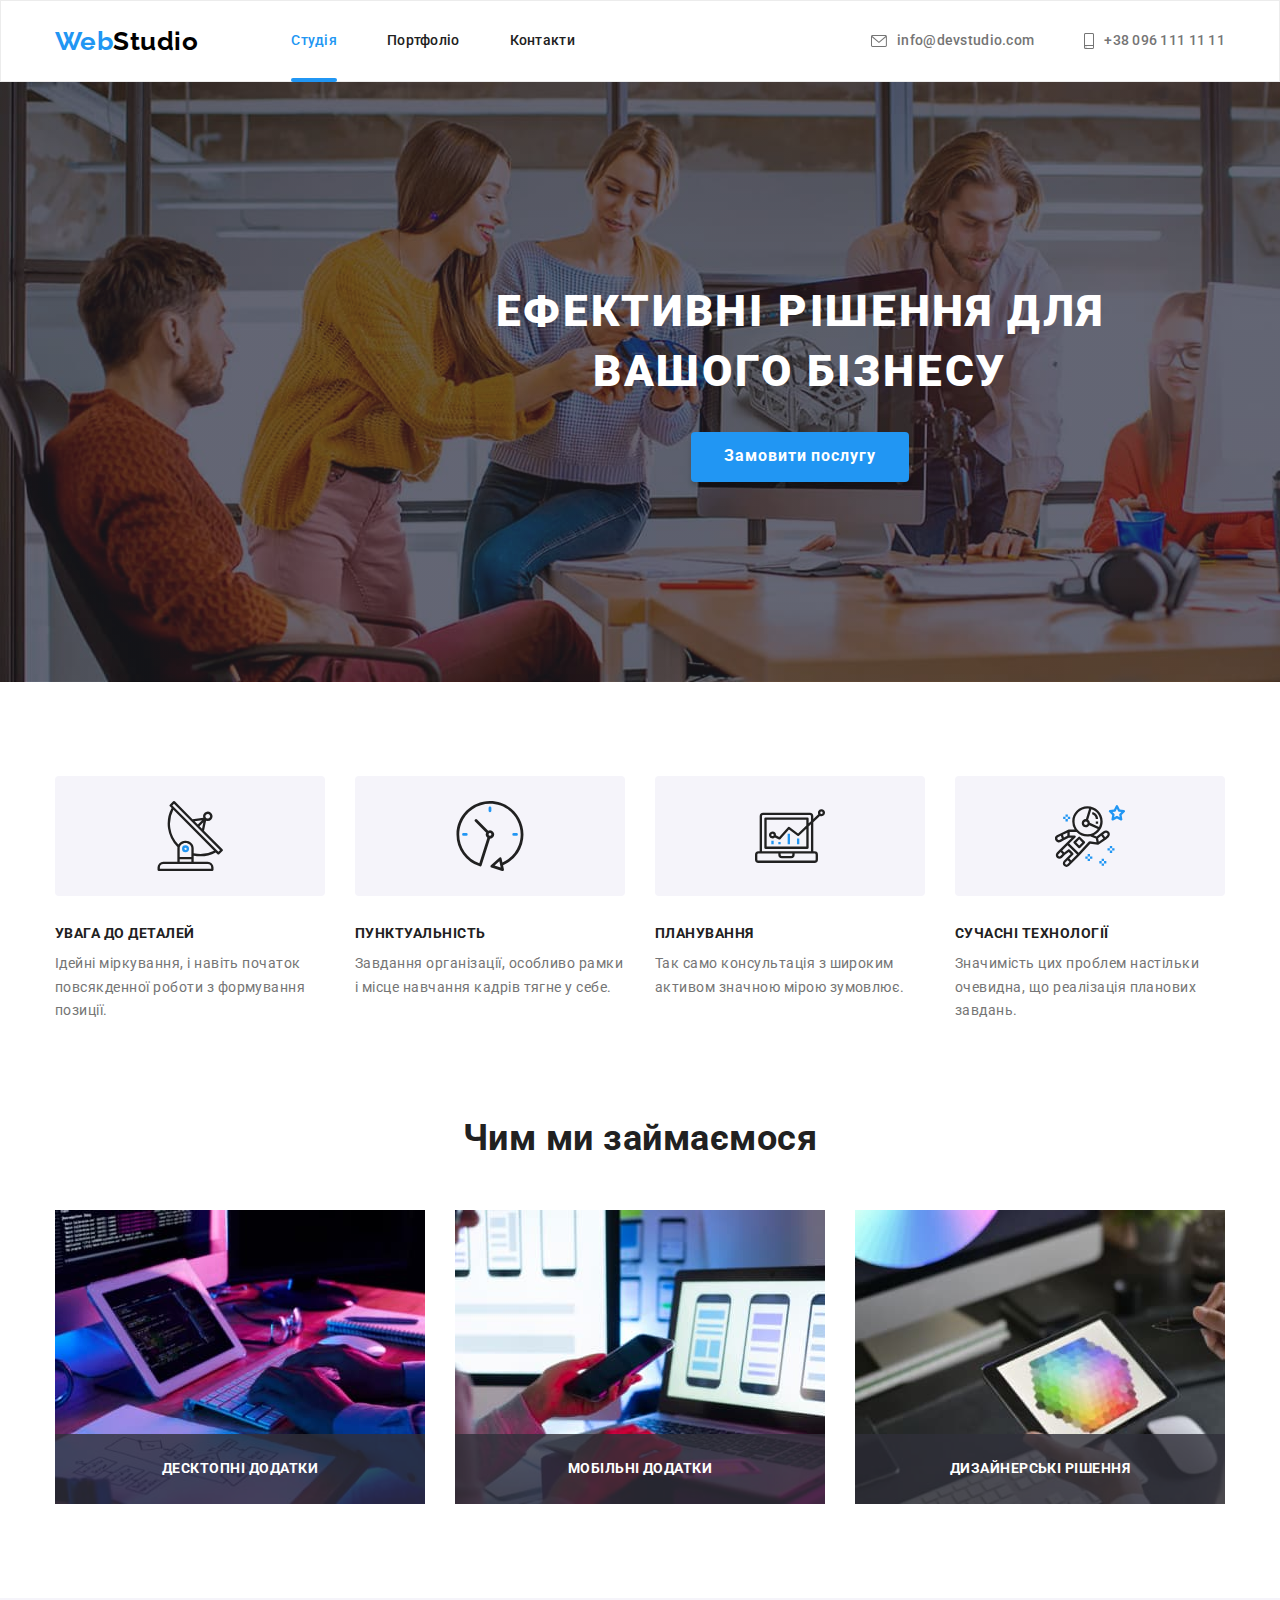
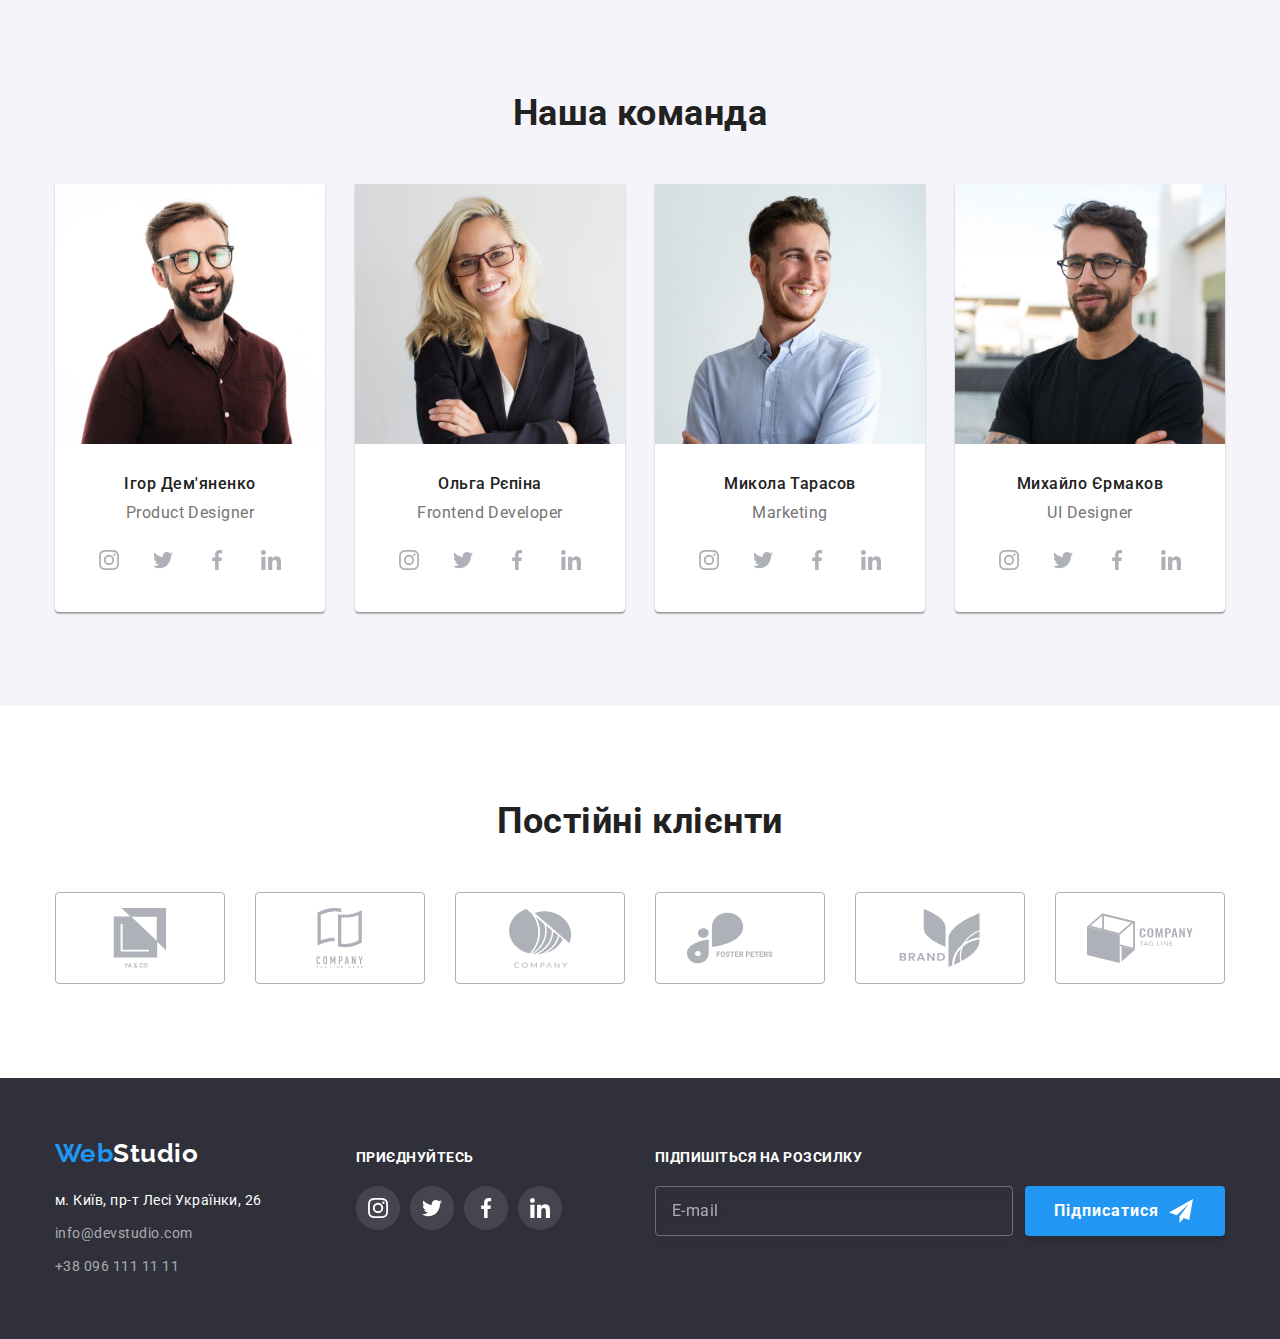
<file: index.html>
<!DOCTYPE html>
<html lang="uk">
<head>
    <meta charset="UTF-8">
    <meta http-equiv="X-UA-Compatible" content="IE=edge">
    <meta name="viewport" content="width=device-width, initial-scale=1.0">
    <title>WebStudio</title>
    
    <link rel="preconnect" href="https://fonts.googleapis.com">
    <link rel="preconnect" href="https://fonts.gstatic.com" crossorigin>
    <link href="https://fonts.googleapis.com/css2?family=Raleway:wght@700&family=Roboto:wght@400;500;700;900&display=swap" rel="stylesheet">
     <link rel="stylesheet" href=" https://cdnjs.cloudflare.com/ajax/libs/modern-normalize/1.1.0/modern-normalize.css">
    <link rel="stylesheet" href="./css/styles.css">
</head>
<body>
    <header class="header">
       <div class="container container-header">
            <nav class="container-nav">
             <a class="logo" href="./index.html"> <span class="logo-web">Web</span><span class="logo-studio" >Studio</span></a>
                <ul class="site-nav">
                    <li class="site-title"> <a  href="./index.html" class= " link current" >Студія</a> </li>
                    <li class="site-title"> <a  href="./portfolio.html" class="link ">Портфоліо</a> </li>
                    <li class="site-title"> <a  href="" class="link">Контакти</a> </li>
                </ul>
            </nav>
            <ul class="contacs ">
                
                <li class="site-title">
        
                    <a class="link link-contacts" href="mailto:info@devstudio.com">
                        <svg  class="icon-сontacts" width="16" height="12" >
                            <use href="./images/icon.svg#icon-mail"></use>
                        </svg>
                        info@devstudio.com</a></li>
                <li class="site-title">
                    <a class="link link-contacts" href="tel:+380961111111"> 
                        <svg class="icon-сontacts" width="10" height="16"  >
                        <use href="./images/icon.svg#icon-smartphone"></use>
                    </svg>
                     +38 096 111 11 11</a></li>
            </ul>
        </div>  
        </header>
        
       

    <main>
        <section class="hero section">
            <div class="container ">
            <h1 class="hero-title">Ефективні рішення для вашого бізнесу</h1>

            <button data-modal-open class="btn" type="button">Замовити послугу</button>
            
         </div>
            
        </section>

        <section class="section">
            <div class="container ">
            <h2 class="our-benefits" >Наші переваги</h2>
            <ul class="benefits-list">
                <li class="benefits-item">
                    <div class="benefits-place">   
                    <svg  width="70" height="70"  >
                        <use href="./images/icon.svg#icon-antenna"></use>
                    </svg>
                </div>
                    
                    <h3 class="benefits-title">УВАГА ДО ДЕТАЛЕЙ</h3>  
                    <p class=" benefits-text" >Ідейні міркування, і навіть початок повсякденної роботи з формування позиції.</p> 
                </li>
                <li class="benefits-item"> 
                    <div class="benefits-place">
                        <svg width="70" height="70"  >
                        <use href="./images/icon.svg#icon-clock"></use>
                    </svg>
                    </div>
                    <h3 class="benefits-title">ПУНКТУАЛЬНІСТЬ</h3>  
                    <p class="benefits-text">Завдання організації, особливо рамки і місце навчання кадрів тягне у себе.</p> 
                </li>
                <li class="benefits-item">
                    <div class="benefits-place">
                    <svg  width="70" height="70"  >
                        <use href="./images/icon.svg#icon-diagram"></use>
                    </svg>
                </div>
                    <h3 class="benefits-title">ПЛАНУВАННЯ</h3>  
                    <p class="benefits-text">Так само консультація з широким активом значною мірою зумовлює.</p> 
                </li>
                <li class="benefits-item" >
                    <div class="benefits-place">
                    <svg width="70" height="70"  >
                        <use href="./images/icon.svg#icon-astronaut"></use>
                    </svg>
                </div>
                    <h3 class="benefits-title">СУЧАСНІ ТЕХНОЛОГІЇ</h3>  
                    <p class="benefits-text">Значимість цих проблем настільки очевидна, що реалізація планових завдань.</p> 
                </li>
            </ul>
            </div>
        </section>
        <section class="work section">
            <div class="container">
            <h2 class="section-title title-web">Чим ми займаємося</h2>
            
            <ul class="images">
                
                <li class="images-container"><img src="./images/box1.jpg" alt="Декстоп" width="370" >
                <h3 class="images-tittle" >Десктопні додатки</h3></li>
                
                <li class="images-container">
                <img src="./images/box2.jpg" alt="Мобільний додаток" width="370">
                 <h3 class="images-tittle">Мобільні додатки</h3>   
                </li>
                <li class="images-container">
                    <img src="./images/box3.jpg" alt="Планшет"   width="370">
                    <h3 class="images-tittle">Дизайнерські рішення</h3>
                </li>
            </ul>
        </div>
        </section>
        <section class="team section">
            <div class="container">
            <h2 class="section-title">Наша команда</h2>
            <ul class="list-team">
                <li class="team-group">
                    <img src="./images/igor.demjanenko.jpg" alt="Ігор Дем'яненко" width="270">
                    <h3 class="team-title">Ігор Дем'яненко</h3>
                    <p  class="team-position" lang="en">Product Designer</p>
                    <ul class="team-icon" >

                        <li class="team-icon-items">
                            <a class="team-icon-link" href="#">
                                <svg class="icon-social" width="20" height="20">
                                <use href="./images/icon.svg#icon-instagram"></use>
                            </svg></a>
                        </li>
                        <li class="team-icon-items">
                            
                            <a class="team-icon-link"  href="#">
                                <svg width="20" height="20">
                                    <use href="./images/icon.svg#icon-twitter"></use>
                                </svg>
                            </a>
                        </li>
                         <li class="team-icon-items">
                           
                            <a class="team-icon-link" href="#"> <svg width="20" height="20">
                                <use href="./images/icon.svg#icon-facebook"></use>
                            </svg>
                            </a>
                        <li class="team-icon-items">
                            
                            <a class="team-icon-link" href="#">
                                <svg width="20" height="20">
                                    <use href="./images/icon.svg#icon-linkedin"></use>
                                </svg>
                            </a>
                        </li>
                    </ul>
                    
                </li>
                <li class="team-group">
                    <img src="./images/olga.repina.jpg" alt="Ольга Рєпіна" width="270">
                    <h3 class="team-title">Ольга Рєпіна</h3>
                    <p class="team-position"  lang="en">Frontend Developer</p>
                    <ul class="team-icon" >

                        <li class="team-icon-items">
                            <a class="team-icon-link" href="#">
                                <svg class="icon-social" width="20" height="20">
                                <use href="./images/icon.svg#icon-instagram"></use>
                            </svg></a>
                        </li>
                        <li class="team-icon-items">
                            
                            <a class="team-icon-link"  href="#">
                                <svg width="20" height="20">
                                    <use href="./images/icon.svg#icon-twitter"></use>
                                </svg>
                            </a>
                        </li>
                         <li class="team-icon-items">
                           
                            <a class="team-icon-link" href="#"> <svg width="20" height="20">
                                <use href="./images/icon.svg#icon-facebook"></use>
                            </svg>
                            </a>
                        <li class="team-icon-items">
                            
                            <a class="team-icon-link" href="#">
                                <svg width="20" height="20">
                                    <use href="./images/icon.svg#icon-linkedin"></use>
                                </svg>
                            </a>
                        </li>
                    </ul>
                    
                </li>
                <li class="team-group">
                    <img src="./images/mykola.tarasov.jpg" alt="Микола Тарасов" width="270">
                    <h3 class="team-title">Микола Тарасов</h3>
                    <p class="team-position" lang="en">Marketing</p>
                    <ul class="team-icon" >

                        <li class="team-icon-items">
                            <a class="team-icon-link" href="#">
                                <svg class="icon-social" width="20" height="20">
                                <use href="./images/icon.svg#icon-instagram"></use>
                            </svg></a>
                        </li>
                        <li class="team-icon-items">
                            
                            <a class="team-icon-link"  href="#">
                                <svg width="20" height="20">
                                    <use href="./images/icon.svg#icon-twitter"></use>
                                </svg>
                            </a>
                        </li>
                         <li class="team-icon-items">
                           
                            <a class="team-icon-link" href="#"> <svg width="20" height="20">
                                <use href="./images/icon.svg#icon-facebook"></use>
                            </svg>
                            </a>
                        <li class="team-icon-items">
                            
                            <a class="team-icon-link" href="#">
                                <svg width="20" height="20">
                                    <use href="./images/icon.svg#icon-linkedin"></use>
                                </svg>
                            </a>
                        </li>
                    </ul>
                    
                </li>
                <li class="team-group">
                    <img src="./images/mixajlo.jermakov.jpg" alt="Михайло Єрмаков" width="270">
                    <h3 class="team-title">Михайло Єрмаков</h3>
                    <p class="team-position" lang="en">UI Designer</p>
                    <ul class="team-icon" >

                        <li class="team-icon-items">
                            <a class="team-icon-link" href="#">
                                <svg class="icon-social" width="20" height="20">
                                <use href="./images/icon.svg#icon-instagram"></use>
                            </svg></a>
                        </li>
                        <li class="team-icon-items">
                            
                            <a class="team-icon-link"  href="#">
                                <svg width="20" height="20">
                                    <use href="./images/icon.svg#icon-twitter"></use>
                                </svg>
                            </a>
                        </li>
                         <li class="team-icon-items">
                           
                            <a class="team-icon-link" href="#"> <svg width="20" height="20">
                                <use href="./images/icon.svg#icon-facebook"></use>
                            </svg>
                            </a>
                        <li class="team-icon-items">
                            
                            <a class="team-icon-link" href="#">
                                <svg width="20" height="20">
                                    <use href="./images/icon.svg#icon-linkedin"></use>
                                </svg>
                            </a>
                        </li>
                    </ul>
                    
                </li>
            </ul>
            </div>
        </section>
        <section class="section">
            <div class="container">
            <h2 class="clients-title">Постійні клієнти</h2>
            <ul class="clients-list">
                
                <li class="clients-container">
                    <a class="clients-link" href="#">
                    <svg class="clients-icon" width="106" height="60" >
                        <use href="./images/icon.svg#icon-icon-ya-go"></use>
                    </svg>
                     </a>
                </li>
                
                <li class="clients-container">
                    <a  class="clients-link" href="#">
                    <svg  class="clients-icon" width="106" height="60" >
                        <use href="./images/icon.svg#icon-icon-company"></use>
                    </svg>
                 </a>
                </li>
                
                <li class="clients-container">
                    <a class="clients-link" href="#">
                    <svg  class="clients-icon" width="106" height="60" >
                        <use href="./images/icon.svg#icon-icon-company-2"></use>
                    </svg>
                </a>
                </li>
                
                <li class="clients-container">
                    <a class="clients-link" href="#">
                        <svg width="106" height="60" >
                    <use href="./images/icon.svg#icon-icon-foster-peters"></use>
                </svg>
                </a></li>
                
                
                <li class="clients-container">
                    <a  class="clients-link" href="#">
                        <svg width="106" height="60" >
                    <use href="./images/icon.svg#icon-icon-brand"></use>
                </svg>
                </a>
                </li>
                
                <li class="clients-container">
                   <a class="clients-link" href="#"> <svg width="106" height="60" >
                        <use href="./images/icon.svg#icon-icon-tag-line"></use>
                    </svg>
                    </a>
                </li>
             
            </ul>
            </div>
            
        </section>
        
        
        
        
        
        

    </main>

    <footer class="footer">
        <div class=" container footer-container ">
            <div class="footer-container-first" ><a class="logo logo-address" href="./index.html"> <span class="logo-web">Web</span><span class="logo-footer" >Studio</span></a>
        <address>
            <ul class="nav-address"> 
                <li class="nav-item"><a class="link-footer maps" href="https://goo.gl/maps/FgdQjG2x2mxrf8Yn7" rel="noopener noreferrer nofollow" >м. Київ, пр-т Лесі Українки, 26</a>    </li>
                <li class="nav-item"><a  class="link-footer contacs" href="mailto:info@devstudio.com">info@devstudio.com</a> </li>
                <li class="nav-item"><a  class="link-footer contacs" href="tel:+380961111111">+38 096 111 11 11</a> </li>
            </ul>
             </address>
            </div>
        
        
        <div>
        <h4 class="footer-icon-title">приєднуйтесь</h4>
        <ul class="footer-icon">
        
            <li class="footer-icon-items">
                <a class="footer-icon-link" href="#">
                    <svg class="icon-social" width="20" height="20">
                        <use href="./images/icon.svg#icon-instagram"></use>
                    </svg></a>
            </li>
            <li class="footer-icon-items">
        
                <a class="footer-icon-link" href="#">
                    <svg width="20" height="20">
                        <use href="./images/icon.svg#icon-twitter"></use>
                    </svg>
                </a>
            </li>
            <li class="footer-icon-items">
        
                <a class="footer-icon-link" href="#"> <svg width="20" height="20">
                        <use href="./images/icon.svg#icon-facebook"></use>
                    </svg>
                </a>
            <li class="footer-icon-items">
        
                <a class="footer-icon-link" href="#">
                    <svg width="20" height="20">
                        <use href="./images/icon.svg#icon-linkedin"></use>
                    </svg>
                </a>
            </li>
        </ul>
        </div>
        <form class="footer-form" autocomplete="off">
        
            
            
                <h3 class="sub-title">Підпишіться на розсилку</h3>
            <div class="subscribe">
            <label class="sub-label" for="sub-email" ></label>
            <input class="sub-email" type="email" name="email" placeholder="E-mail" id="sub-email" >
            <button class="sub-btn"  type="submit" >Підписатися 
                <svg class="sub-icon" width="24" height="24" >
                    <use href="./images/icon.svg#icon-send" ></use>
                </svg>
            
            </button>
            </div>
            </form>
        
            
    
    </div>
    </footer>
    <div class="backdrop is-hidden" data-modal>
        <div class="modal">
            <button class="btn-modal" type="button" data-modal-close>
                <svg  width="18" height="18">
                    <use href="./images/icon.svg#icon-close"></use>
                </svg>
            </button>


                <form class="modal-form" autocomplete="off">
                <p class="modal-title">Залиште свої дані, ми вам передзвонимо</p>
                
                <div class="modal-form-input">
                    <label class="label-name" for="user-id">Ім'я</label>
                    <input class="modal-input" type="text" name="user" id="user-id">
                    <svg class="modal-icon" width="18" height="18">
                        <use href="./images/icon.svg#icon-user"></use>
                    </svg>
                </div>
                <div class="modal-form-input">
                    <label class="label-name" for="tel">Телефон</label>
                    <input class="modal-input" type="tel" name="tel" id="tel" >
                    <svg class="modal-icon" width="18" height="18">
                        <use href="./images/icon.svg#icon-phone"></use>
                    </svg>
                </div>
                <div class="modal-form-input">
                    <label  class="label-name" for="email-id">Пошта</label>
                    <input class="modal-input" type="email"  name="email" id="email-id" >
                    <svg class="modal-icon" width="18" height="18">
                        <use href="./images/icon.svg#icon-email"></use>
                    </svg>
                </div>
                <div class="modal-form-comment ">
                    <label  class="label-name" for="comment">Коментар</label>
                    <textarea class="modal-comment" rows="4" name="comment" id="comment" placeholder="Введіть текст"></textarea>
                    
                </div>
                <div class="modal-form-btn">
                <input class="modal-checkbox modal-hidden " type="checkbox" name="politics" id="label">
               <label class="modal-text" for="label"> Погоджуюся з розсилкою та приймаю<a class="modal-link"  target="_blank" href="">Умови договору</a></label>
                
            </div>
            <div class="idiot">
                <button class="modal-btn-sub" type="submit">Відправити</button>
                </div>
                </form>
            
                
            
        </div>
    <script src="./js/modal.js"></script>
    </div>

</body>
</html>
</file>
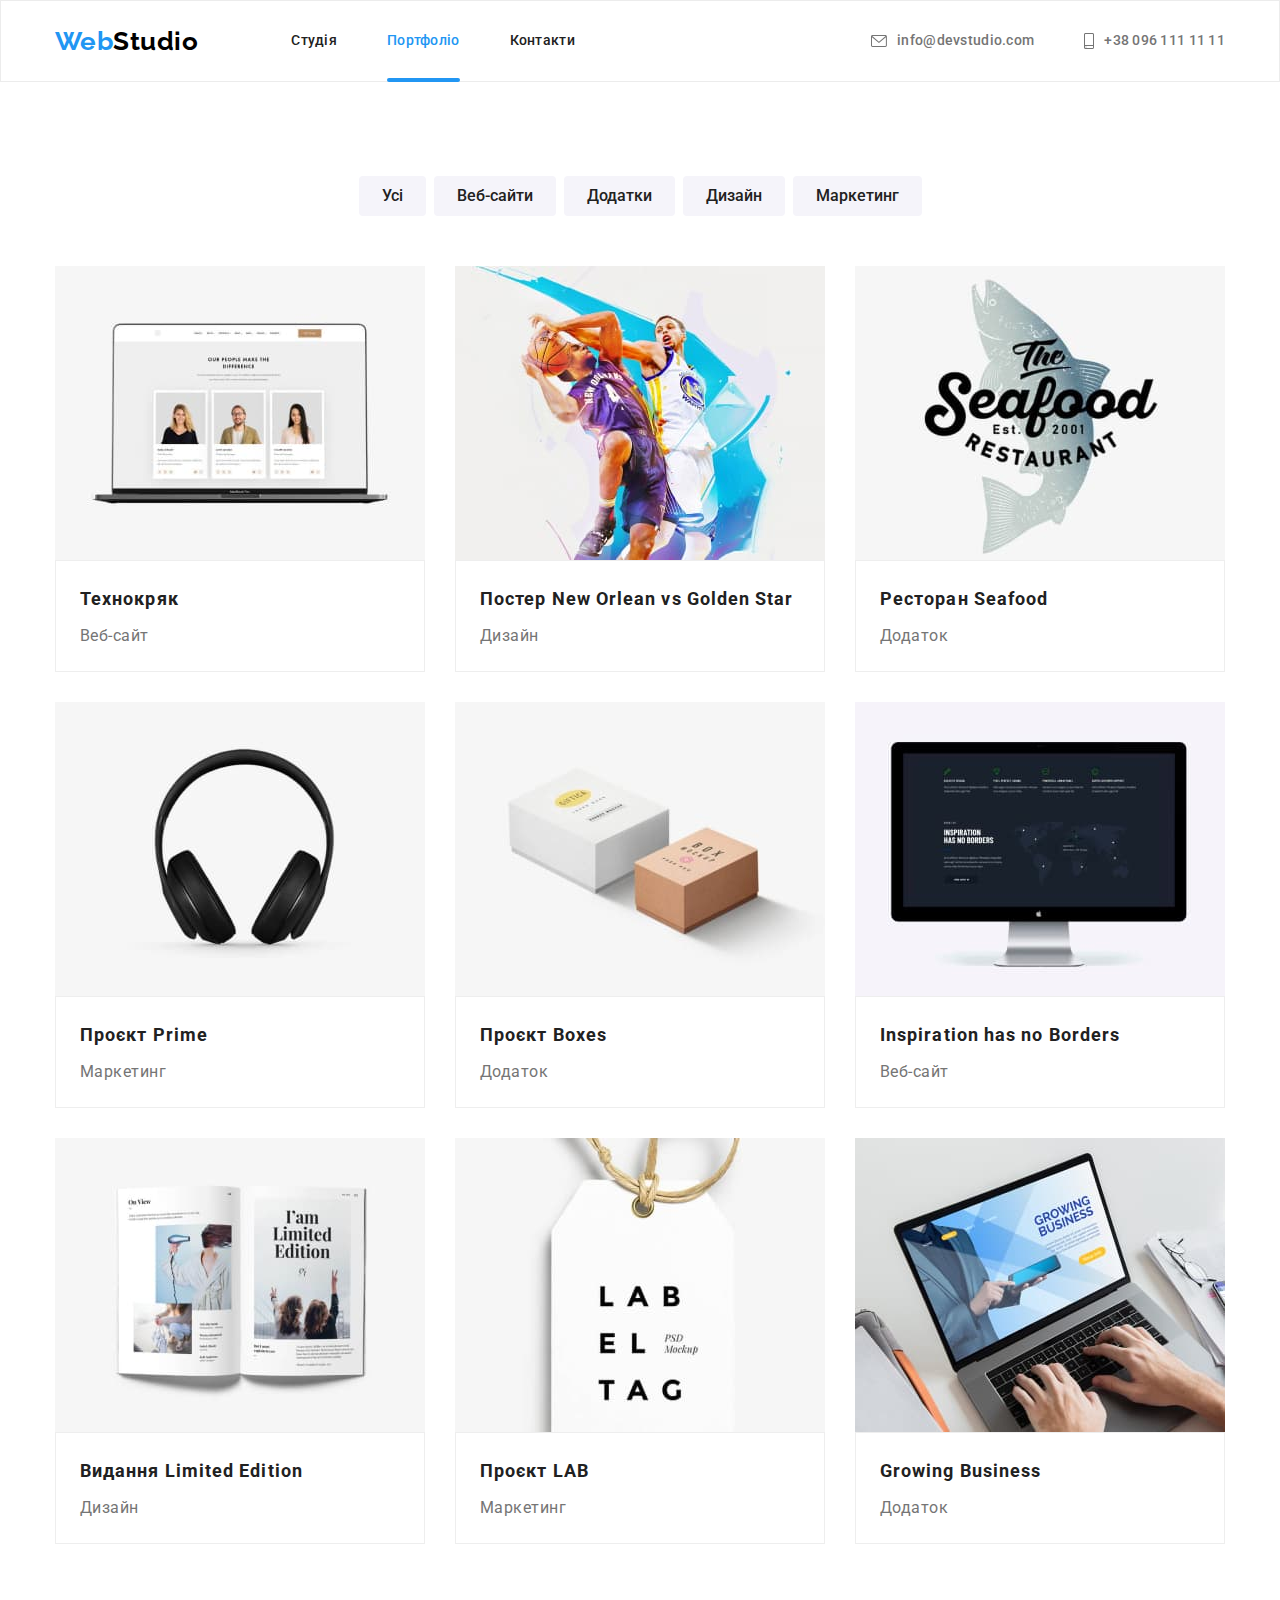
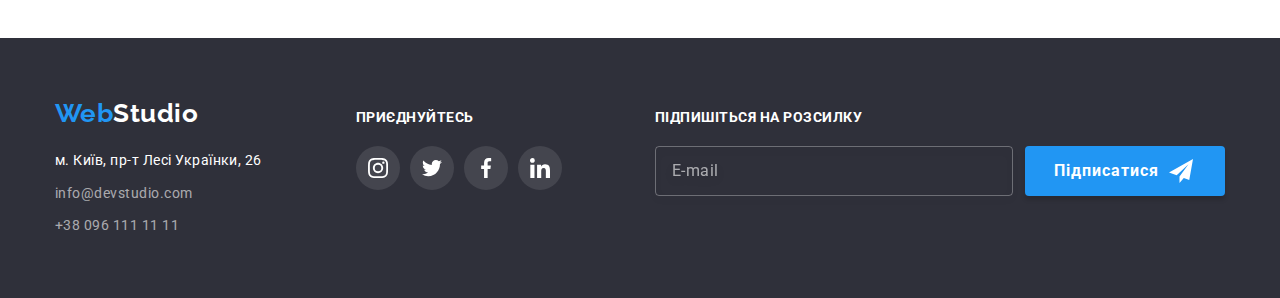
<file: portfolio.html>
<!DOCTYPE html>
<html lang="uk">
<head>
    <meta charset="UTF-8">
    <meta http-equiv="X-UA-Compatible" content="IE=edge">
    <meta name="viewport" content="width=device-width, initial-scale=1.0">
    
    
    
    <title>Portfolio</title>
    
    <link rel="preconnect" href="https://fonts.googleapis.com">
    <link rel="preconnect" href="https://fonts.gstatic.com" crossorigin>
    <link href="https://fonts.googleapis.com/css2?family=Raleway:wght@700&family=Roboto:wght@400;500;700;900&display=swap" rel="stylesheet">
    <link rel="stylesheet" href=" https://cdnjs.cloudflare.com/ajax/libs/modern-normalize/1.1.0/modern-normalize.css">
    <link rel="stylesheet" href="./css/styles.css">
</head>
<body>
    <header class="header">
        <div class="container container-header">
            <nav class="container-nav">
                <a class="logo" href="./index.html"> <span class="logo-web">Web</span><span
                        class="logo-studio">Studio</span></a>
                <ul class="site-nav">
                    <li class="site-title"> <a href="./index.html" class=" link item">Студія</a> </li>
                    <li class="site-title"> <a href="./portfolio.html" class="link current item ">Портфоліо</a> </li>
                    <li class="site-title"> <a href="" class="link item">Контакти</a> </li>
                </ul>
            </nav>
            <ul class="contacs ">
    
                <li class="site-title">
    
                    <a class="link link-contacts" href="mailto:info@devstudio.com">
                        <svg class="icon-сontacts" width="16" height="12">
                            <use href="./images/icon.svg#icon-mail"></use>
                        </svg>
                        info@devstudio.com</a>
                </li>
                <li class="site-title">
                    <a class="link link-contacts" href="tel:+380961111111">
                        <svg class="icon-сontacts" width="10" height="16">
                            <use href="./images/icon.svg#icon-smartphone"></use>
                        </svg>
                        +38 096 111 11 11</a>
                </li>
            </ul>
        </div>
    </header>
   
    <main>
        <section class="section">
            <div class="container">
            
                <ul class="container-filter">
                    <li class="filter-btn"><button class="btn-nav" type="button">Усі</button></li>
                    <li class="filter-btn"><button class="btn-nav" type="button">Веб-сайти</button></li>
                    <li class="filter-btn"><button class="btn-nav" type="button">Додатки</button></li>
                    <li class="filter-btn"><button class="btn-nav" type="button">Дизайн</button></li>
                    <li class="filter-btn"><button class="btn-nav" type="button">Маркетинг</button></li>
                </ul>
           

        
            <h1 class="title-portfolio">Портфоліо</h1>
            
            <ul class="container-works">
                <li class="container-web">
                    <div class="image-thumb">
                    <img src="./images/texnokrjak.jpg" alt="Сайт Технокряк" width="370" height="294">
                    <p class="image-text">Ресурс пропонує комплексні пропозиції з різним рівнем функціоналу та сервісів. Все це дозволить відвідувачу отримати
                    вичерпні відомості про компанію чи приватну особу.</p>
                    </div>
                    <div class="container-text">
                    <h2 class="works-title" >Технокряк</h2>
                    <p class="works-text">Веб-сайт</p>
                    </div>
                </li>
                <li class="container-web"> 
                    <div class="image-thumb">
                    <img src="./images/poster.new.orlean.jpg" alt="Дизайн Постер New Orlean vs Golden Star" width="370" height="294">
                    <p class="image-text">Ресурс пропонує комплексні пропозиції з різним рівнем функціоналу та сервісів. Все це дозволить
                        відвідувачу отримати
                        вичерпні відомості про компанію чи приватну особу.</p>
                    </div>
                    <div class="container-text">
                    <h2 class="works-title" >Постер New Orlean vs Golden Star</h2>
                    <p class="works-text">Дизайн</p>
                    </div>
                </li>
                <li class="container-web">
                    <div class="image-thumb">
                    <img src="./images/restorant.seafood.jpg" alt="Додаток Ресторан Seafood" width="370" height="294">
                    <p class="image-text">Ресурс пропонує комплексні пропозиції з різним рівнем функціоналу та сервісів. Все це дозволить
                        відвідувачу отримати
                        вичерпні відомості про компанію чи приватну особу.</p>
                    </div>
                    <div class="container-text">
                    <h2 class="works-title" >Ресторан Seafood</h2>
                    <p class="works-text">Додаток</p>
                    </div>
                </li>
                <li class="container-web">
                    <div class="image-thumb">
                    <img src="./images/proekt.prime.jpg" alt=" Маркетинг Проєкт Prime" width="370" height="294">
                    <p class="image-text">Ресурс пропонує комплексні пропозиції з різним рівнем функціоналу та сервісів. Все це дозволить
                        відвідувачу отримати
                        вичерпні відомості про компанію чи приватну особу.</p>
                    </div>
                    <div class="container-text">
                    <h2 class="works-title" >Проєкт Prime</h2>
                    <p class="works-text">Маркетинг</p>
                    </div>
                </li>
                <li class="container-web">
                    <div class="image-thumb">
                    <img src="./images/proekt.boxes.jpg" alt="Додаток Проєкт Boxes" width="370" height="294">
                    <p class="image-text">Ресурс пропонує комплексні пропозиції з різним рівнем функціоналу та сервісів. Все це дозволить
                        відвідувачу отримати
                        вичерпні відомості про компанію чи приватну особу.</p>
                    </div>
                    <div class="container-text">
                    <h2 class="works-title" >Проєкт Boxes</h2>
                    <p class="works-text">Додаток</p>
                    </div>
                </li>
                <li class="container-web">
                    <div class="image-thumb">
                    <img src="./images/inspiration.gas.jpg" alt="Веб-сайт Inspiration has no Borders" width="370" height="294">
                    <p class="image-text">Ресурс пропонує комплексні пропозиції з різним рівнем функціоналу та сервісів. Все це дозволить
                        відвідувачу отримати
                        вичерпні відомості про компанію чи приватну особу.</p>
                    </div>
                    <div class="container-text">
                    <h2 class="works-title" >Inspiration has no Borders</h2>
                    <p class="works-text">Веб-сайт</p>
                    </div>
                </li>
                <li class="container-web">
                    <div class="image-thumb">
                    <img src="./images/vidanjia.limited.jpg" alt="Дизайн Видання Limited Edition" width="370" height="294">
                    <p class="image-text">Ресурс пропонує комплексні пропозиції з різним рівнем функціоналу та сервісів. Все це дозволить
                    відвідувачу отримати
                    вичерпні відомості про компанію чи приватну особу.</p>
                    </div>
                    <div class="container-text">
                    <h2 class="works-title" >Видання Limited Edition</h2>
                    <p class="works-text">Дизайн</p>
                    </div> 
                </li>
                <li class="container-web">
                    <div class="image-thumb">
                    <img src="./images/proekt.lab.jpg" alt="Маркетинг Проєкт LAB" width="370" height="294">
                    <p class="image-text">Ресурс пропонує комплексні пропозиції з різним рівнем функціоналу та сервісів. Все це дозволить
                        відвідувачу отримати
                        вичерпні відомості про компанію чи приватну особу.</p>
                    </div>
                    <div class="container-text">
                    <h2 class="works-title" >Проєкт LAB</h2>
                    <p class="works-text">Маркетинг</p>
                 </div> 
                </li>
                <li class="container-web">
                    <div class="image-thumb">
                    <img src="./images/growing.business.jpg" alt="Додаток Growing Business" width="370" height="294">
                    <p class="image-text">Ресурс пропонує комплексні пропозиції з різним рівнем функціоналу та сервісів. Все це дозволить
                        відвідувачу отримати
                        вичерпні відомості про компанію чи приватну особу.</p>
                    </div>
                    <div class="container-text">
                    <h2 class="works-title" >Growing Business</h2>
                    <p class="works-text">Додаток</p>
                    </div>  
                </li>
            </ul>
        </div>
        </section>
        
        
    </main>
<footer class="footer">
    <div class=" container footer-container ">
        <div class="footer-container-first"><a class="logo logo-address" href="./index.html"> <span
                    class="logo-web">Web</span><span class="logo-footer">Studio</span></a>
            <address>
                <ul class="nav-address">
                    <li class="nav-item"><a class="link-footer maps" href="https://goo.gl/maps/FgdQjG2x2mxrf8Yn7"
                            rel="noopener noreferrer nofollow">м. Київ, пр-т Лесі Українки, 26</a> </li>
                    <li class="nav-item"><a class="link-footer contacs"
                            href="mailto:info@devstudio.com">info@devstudio.com</a> </li>
                    <li class="nav-item"><a class="link-footer contacs" href="tel:+380961111111">+38 096 111 11 11</a>
                    </li>
                </ul>
            </address>
        </div>


        <div>
            <h4 class="footer-icon-title">приєднуйтесь</h4>
            <ul class="footer-icon">

                <li class="footer-icon-items">
                    <a class="footer-icon-link" href="#">
                        <svg class="icon-social" width="20" height="20">
                            <use href="./images/icon.svg#icon-instagram"></use>
                        </svg></a>
                </li>
                <li class="footer-icon-items">

                    <a class="footer-icon-link" href="#">
                        <svg width="20" height="20">
                            <use href="./images/icon.svg#icon-twitter"></use>
                        </svg>
                    </a>
                </li>
                <li class="footer-icon-items">

                    <a class="footer-icon-link" href="#"> <svg width="20" height="20">
                            <use href="./images/icon.svg#icon-facebook"></use>
                        </svg>
                    </a>
                <li class="footer-icon-items">

                    <a class="footer-icon-link" href="#">
                        <svg width="20" height="20">
                            <use href="./images/icon.svg#icon-linkedin"></use>
                        </svg>
                    </a>
                </li>
            </ul>
        </div>
        <form class="footer-form" autocomplete="off">
        
        
        
            <h3 class="sub-title">Підпишіться на розсилку</h3>
            <div class="subscribe">
                <label class="sub-label" for="email"></label>
                <input class="sub-email" type="email" name="email" placeholder="E-mail" id="email">
                <button class="sub-btn" type="submit">Підписатися
                    <svg class="sub-icon" width="24" height="24">
                        <use href="./images/icon.svg#icon-send"></use>
                    </svg>
        
                </button>
            </div>
        </form>


    </div>
</footer>

    
    
</body>
</html>
</file>
<file: css/styles.css>
:root{ 
    --primary-text-color:  #212121;
    --title-text-color: #757575;
    --accent-color: #2196F3;
    --primary-white-color:#FFFFFF;
    --animation: 250ms cubic-bezier(0.4, 0, 0.2, 1);
}
body{
    background-color: #FFFFFF;
    color: var(--primary-text-color);
    
    font-family: 'Roboto', sans-serif;
    font-size: 16px; 
    line-height: 1.19;
    letter-spacing: 0.03em;
    margin: 0px;
}
ul{
    list-style-type: none;
    margin: 0 0;
    padding: 0 0;
}

button{
    font-family: inherit;
    
}
h1, h2, h3, h4, h5, h6{
    margin: 0px;
}
p{
    margin: 0 0;
}
img{
    display: block;
     max-width: 100%; 
     height: auto;
}

.container{
    width: 1200px;
    padding-left: 15px;
    padding-right: 15px;
    margin-left: auto;
    margin-right: auto;

    
}
.section{
    padding-bottom: 94px;
    padding-top: 94px;
}

.container-header{
    display: flex;
    align-items: center;
    justify-content: space-around;
}

.logo{
    font-family: 'Raleway';
    font-weight: 700;
    font-size: 26px;
    
    
    
    text-decoration: none;
}
.logo-web{
    color: #2196F3;
}

.logo-studio{
    color: #000000;
}

/* Site-nav */
.container-nav{
    display: flex;
    align-items: center;
}
.site-nav{
    display: flex;
    margin-left: 93px;
    color:  var(--primary-text-color);
  
}
.site-title{
    margin-right: 50px;
    display: flex;
    align-items: center;
    
}

.site-title:last-child{
    margin-right: 0px;
}

.link{
    position: relative;
    font-weight: 500;
    font-size: 14px;
    line-height: 1.14;
    letter-spacing: 0.02em;
    text-decoration: none;

    display: block;
    padding-top: 32px; 
    padding-bottom: 32px;
    /* transition-property: color 250ms cubic-bezier(0.4, 0, 0.2, 1) ; */
    transition: color var(--animation);
   
    
}


.link:not(:last-child){
    margin-right: 0px;
}

.site-nav .link{
    color: var(--primary-text-color);
}

.site-nav .link:hover,
.site-nav .link:focus{
    color: var(--accent-color);
    

}
 .current::after {
    position: absolute;
    content: "";
    display: block;
    bottom: -1px;
    left: 0;
    width: 100%;
    height: 4px;
    background-color: var(--accent-color);
    border-radius: 4px;
    
    
    transform: scale(0);
    transition: transform var(--animation);
   
}
.site-nav .current::after{
    color: var(--accent-color);  
    transform: scale(1);
    
} 

/*  Перед цим було перевірено*/
.site-nav .link.current{
    color: var(--accent-color);  
   
} 

.contacs{
    display: inline-flex;
    align-items: center;

    margin-left: auto;
}
.icon-сontacts{
    margin-right: 10px;
    fill: currentColor;

}
.link-contacts{
    display:flex;
    align-items: center;
}

.contacs .link{
    color: var(--title-text-color);
}
.contacs .link:hover,
.contacs .link:focus{
    color: var(--accent-color);
     
}

 
/* Hero section Webstudio */

.hero{
   
text-align: center;
    
background-image: linear-gradient(
 to right,
 rgba(47, 48, 58, 0.4),
 rgba(47, 48, 58, 0.4)),
 url(../images/hero.jpg);

    width: 1600px;
    padding-top: 200px;
    padding-bottom: 200px;
    margin: 0 auto;

    background-repeat: no-repeat;
    background-size: cover;
    background-position: center;
    
    
     
}

.hero-title {
    font-weight: 900;
    font-size: 44px;
    line-height: 1.36;
    text-align: center;
    letter-spacing: 0.06em;
    text-transform: uppercase;

    width: 696px;
    margin-right: auto;
    margin-left: auto;
    margin-bottom: 30px;

    color: var(--primary-white-color);
}

.btn{
    font-weight: 700;
    text-align: center;
    letter-spacing: 0.06em;
    cursor: pointer;

    border-radius: 4px;
    padding-left: 32px;
    padding-right: 32px;
    padding-bottom: 10px;
    padding-top: 10px;
    min-width: 216px;
    min-height: 50px;
    border: 1px solid transparent;
    box-shadow: 0px 4px 4px rgba(0, 0, 0, 0.15);
    
    

    background-color: var(--accent-color) ;
    color: var(--primary-white-color);
}


/* Section Наші Переваги */
.benefits-list{
    display: flex;
}

.our-benefits,
.title-portfolio{
    position: absolute;
    width: 1px;
    height: 1px;
    margin: -1px;
    border: 0;
    padding: 0;
        
    white-space: nowrap;
    clip-path: inset(100%);
    clip: rect(0 0 0 0);
    overflow: hidden;
 }
.benefits-item{

    width: 270px;
    margin-right: 30px;
    
}
.benefits-item:last-child{
    margin-right: 0px;
}
.benefits-place{
    display: flex;
    align-items: center;
    justify-content: center;
    
    height: 120px;

    background: #F5F4FA;
    border-radius: 4px;
}

.benefits-title{
    font-size: 14px;
    line-height: 1.14;
    margin-top: 30px;
    
    
    color: var(--primary-text-color);
}

.benefits-text{
    font-size: 14px;
    line-height: 1.71;
    margin-top: 10px;

    color: var(--title-text-color);
}

/* Section Чим ми займаємось */
.work{
    text-align: center;
    padding-top: 0px;
    
   
}
.images{
    display: flex;
    
    justify-content: space-between;
}
.images-container{
    position: relative;
    z-index: -1;
}
.images-tittle{
    position: absolute;
    bottom: 0;
    left: 0;
    display: flex;
    justify-content: center;
    padding-top: 27px;
    
    text-transform: uppercase;
    width: 370px;
    height: 70px;
    font-size: 14px;
    line-height: 1.14;
    text-align: center;

    color: var(--primary-white-color);
    background-color: rgba(47, 48, 58, 0.8); 
}

.title-web{
    margin-bottom: 50px;
}
.section-title{
    
    font-size: 36px;
    line-height: 1.17;
    
    
    color: var(--primary-text-color);
}

/* Section Наша Командна  */
.team{
    background-color:  #F5F4FA;
    text-align: center;
   
}
.list-team{
    display: flex;
    margin-top: 50px;
     
}


.team-group{
    margin-right: 30px;
    padding-bottom: 30px;

    background: #FFFFFF;
    box-shadow: 0px 1px 3px rgba(0, 0, 0, 0.12), 0px 1px 1px rgba(0, 0, 0, 0.14), 0px 2px 1px rgba(0, 0, 0, 0.2);
    border-radius: 0px 0px 4px 4px;
}
.team-group:last-child{
    margin-right: 0px;
}

.team-title{
    font-weight: 500;
    font-size: 16px;
    line-height: 1.19;
    letter-spacing: 0.03em;
    text-align: center;
    margin-top: 30px;
   
}
.team-position{
    text-align: center;
    margin-top: 10px;

    color: var(--title-text-color);
}
.team-icon{
    display: flex;
    justify-content: center;
    margin-top: 16px;
    
   
}
.team-icon-items{
    width: 44px;
    height: 44px;
    margin-right: 10px;
}
.team-icon-items:last-child{
    margin-right: 0px;
}
.team-icon-link{
    width: 100%;
    height: 100%;
    display: flex;
    justify-content: center;
    align-items: center;
    fill: #AFB1B8;

    transition: background-color var(--animation),
    fill var(--animation);
    background-color:var(--primary-white-color);
    border-radius: 50%;

}
.team-icon-link:hover,
.team-icon-link:focus{
    background-color: var(--accent-color);
    fill: var(--primary-white-color);
    
}

.clients-title{

    font-size: 36px;
    line-height: 1.17;
    text-align: center;
    margin-bottom: 50px;
   
}
.clients-list{
        display: flex;
        align-items: center;
        justify-content: center;
   
}
.clients-container{
    
    margin-right: 30px;
    width: 170px;
    height: 92px;
   
}
.clients-container:last-child{
    margin-right: 0px;
}

.clients-link{
    width: 100%;
    height: 100%;
    display: flex;
    align-items: center;
    justify-content: center;
    fill: #AFB1B8;
    background-color: var(--primary-white-color);
    border-radius: 4px;
    border: 1px solid #AFB1B8;
    transition: fill var(--animation),
    border-color var(--animation);
 
}

.clients-link:hover,
.clients-link:focus{
    fill: var(--accent-color);
    border-color: var(--accent-color);
}




/* Section Footer */
.footer{   
     background: #2F303A;
     padding-bottom: 60px;
     padding-top: 60px;
    
}
.footer-container{
    display: flex;
    align-items: baseline;
    
}
.footer-container-first{
    min-width: 231px;
    margin-right: 70px;
}

.footer-adress-section{
    display: flex;
}

.logo-address{
    display: inline-block;
    margin-bottom: 20px;
   
    
}
.logo-footer{
    color: var(--primary-white-color);

}

.maps{
    display: inline-block;

    color:var(--primary-white-color);
}
 .nav-item{
    margin-bottom: 9px;
}
.nav-item:last-child{
    margin-bottom: 0px;
}
 .nav-address .link-footer{
    font-style: normal;
    font-size: 14px;
    line-height: 1.71;
    text-decoration: none;
    
   
}


.nav-address .maps{
    color:var(--primary-white-color);}

 .contacs{
    color: rgba(255, 255, 255, 0.6); 
    transition: color var(--animation);
}


.contacs:hover,
.contacs:focus{
    color: var(--accent-color); 
    
}

/* Cоціальні іконки Футер */

.footer-icon-title{
    margin-bottom: 20px;
    
    
    font-size: 14px;
    line-height: 1.14;
    text-transform: uppercase;
    color: var(--primary-white-color);
}

.footer-icon {
    display: flex;
    justify-content: space-evenly;
    

}

.footer-icon-items {
    width: 44px;
    height: 44px;
    margin-right: 10px;
}

.footer-icon-items:last-child {
    margin-right: 0px;
}

.footer-icon-link {
    width: 100%;
    height: 100%;
    display: flex;
    justify-content: center;
    align-items: center;
    fill: var(--primary-white-color);

    background: rgba(255, 255, 255, 0.1);
    border-radius: 50%;
    transition: background-color var(--animation);
    

}

.footer-icon-link:hover,
.footer-icon-link:focus {
    background-color: #2196F3;
    fill: var(--primary-white-color);
}
    /* ДОРОБИТИ  */
.footer-form{
    width: 570px;
    height: 86px;
    margin-left: auto;
}

.subscribe{
    display: flex;
       
}
.sub-title{
    margin-bottom: 20px;
    font-size: 14px;
    line-height: 1.14;
    text-transform: uppercase;
    color: var(--primary-white-color);
}



.sub-email{
    width: 358px;
    height: 50px;
    margin-right: 12px;
    padding-top: 15px;
    padding-bottom: 15px;
    padding-left: 16px;
    
    outline: none;
    color: var(--primary-white-color);
    border: 1px solid rgba(255, 255, 255, 0.3);
    filter: drop-shadow(0px 4px 4px rgba(0, 0, 0, 0.15));
    border-radius: 4px;
    background-color:inherit;

    
}
.sub-email::placeholder{

font-family: 'Roboto';
font-style: normal;
font-size: 16px;
line-height: 1.25;

    
letter-spacing: 0.03em;
color: rgba(255, 255, 255, 0.6);

}

.sub-btn{
    display: flex;
    align-items: center;
    outline: none;
   
    padding-left: 28px;
    
    padding-bottom: 10px;
    padding-top: 10px;
    padding-right: 8px;
    width: 200px;
    height: 50px;
    background: var(--accent-color);
    box-shadow: 0px 4px 4px rgba(0, 0, 0, 0.15);
    border-radius: 4px;
    border: 1px solid transparent;

    font-weight: 700;
    font-size: 16px;
     line-height: 1.88;
    
     letter-spacing: 0.06em;
    
    color: var(--primary-white-color);

    
    
}
.sub-icon{
    margin-left: 10px;
    
    fill: var(--primary-white-color);
}


.backdrop {
    position: fixed;
    left: 0px;
    top: 0px;

    width: 100%;
    height: 100%;

    /* padding-top: 36px;
    padding-bottom: 44px;
    padding-left: 37px;
    padding-right: 43px; */

    background-color: rgba(0, 0, 0, 0.2);
    transition: opacity var(--animation),
   visibility var(--animation) ;

}
.is-hidden {

    visibility: hidden;
    opacity: 0;
    pointer-events: none;


}



.modal {
    position: absolute;
    position: relative;
    top: 50%;
    left: 50%;
    transform: translate(-50%, -50%) scale(1);

    width: 528px;
    height: 581px;

    transition: transform var(--animation);
    background-color: var(--primary-white-color);
    box-shadow: 0px 1px 3px rgba(0, 0, 0, 0.12), 0px 1px 1px rgba(0, 0, 0, 0.14), 0px 2px 1px rgba(0, 0, 0, 0.2);
    border-radius: 4px;
}
.backdrop.is-hidden .modal {
    transform: translate(-50%, -50%) scaleY(0);
}

.btn-modal {
    position: absolute;
    right: 8px;
    top: 8px;
    width: 30px;
    height: 30px;
    border-radius: 50%;
    
    
    display: flex;
    align-items: center;
    justify-content: center;
    cursor: pointer;
    
    
    background: var(--primary-white-color);
    border: 1px solid rgba(0, 0, 0, 0.1);
    transition: fill var(--animation);
}
.btn-modal:focus{
    
    fill: var(--accent-color);
}

/* ОФОРМЛЕННЯ МОДАЛЬНОГО ВІКНА */

.modal-form {
    width: 448px;
    margin-right: auto;
    margin-left: auto;
    
}

.modal-title{
    padding-top: 30px;
    margin-bottom: 12px;
    
    font-weight: 700;
    font-size: 20px;
    line-height: 1.15;
    text-align: center;
    letter-spacing: 0.03em;
    
}
.modal-form-input{
margin-bottom: 10px;
position: relative;
}

.label-name{
    display: block;
    margin-bottom: 4px;
    font-size: 12px;
    line-height: 1.17;
    letter-spacing: 0.01em;
    color: var(--title-text-color);
}
.modal-input{
    width: 100%;
    height: 40px;
    padding-left: 42px;
    
    
    border: 1px solid rgba(33, 33, 33, 0.2);
    border-radius: 4px;
    transition: border-color var(--animation);
    

}
/* .modal-form-input:focus-within>.modal-input{
    border-color: var(--accent-color);
}

.label-name:focus-within>.modal-input {
    border-color: var(--accent-color);
    
    cursor: pointer;
}
.label-name:focus-within~.modal-icon {
fill: var(--accent-color); 
cursor: pointer;
} */
.modal-input:focus,
.modal-input:focus+.modal-icon {
    border-color: var(--accent-color);
    fill: var(--accent-color);
}


/* .modal-input:focus{
    border: 1px solid var(--accent-color);
    border-color: var(--accent-color);
   cursor: pointer; 
} */


.modal-icon{
    position: absolute;
    top: 50%;
    left: 12px;
    transition: fill var(--animation);
}
/* .modal-input:focus+svg {
    fill: var(--accent-color);
} */
.modal-form-comment {
    margin-bottom: 20px;
    position: relative;
}
.modal-comment{
    width: 100%;
    height: 120px;
    padding: 12px 16px;
    
    
    resize: none;
    border: 1px solid rgba(33, 33, 33, 0.2);
    border-radius: 4px;
}
/* .modal-comment:focus-within{
    border: 1px solid var(--accent-color);
    border: #2196F3;
} */
.modal-comment:focus{
    border-color: var(--accent-color);
}
/* .label-name:focus-within>.modal-comment {
    border-color: var(--accent-color);
    cursor: pointer;} */

.modal-comment::placeholder{
    font-size: 12px;
    line-height: 1.17;
    letter-spacing: 0.01em;
    
    color: rgba(117, 117, 117, 0.5);
}
.modal-form-btn{
    width: 448px;
    display: flex;
    flex-direction: row;
    align-items: center;
    justify-content: center;
    margin-bottom: 30px;

}

.modal-checkbox:checked + label::before{
    border: none;
    background-color:var(--accent-color);
    background-image: url(../images/check.svg);
    background-repeat: no-repeat;
    background-position: center;
    contain: content;
    cursor: pointer;
}

.modal-hidden{
 position: absolute;
 width: 1px;
height: 1px;
 margin: -1px;
border: 0;
padding: 0;
    white-space: nowrap;
clip-path: inset(100%); 
clip: rect(0 0 0 0);
overflow: hidden;
        
}
.modal-text {
    display: flex;
    align-items: center;

    font-size: 14px;
    line-height: 1.71;

    letter-spacing: 0.03em;
    color: var(--title-text-color);
}
.modal-text::before{
    content: "";
    display: block;
    margin-right: 9px;
    
    width: 16px;
    height: 15px;
    border-radius: 2px;
    border: 2px solid var(--primary-text-color);
}

.modal-link{
    color: var(--accent-color);
    text-decoration-line: underline;
    margin-left: 5px;
}
.idiot{
    text-align: center;
}

.modal-btn-sub {
    margin-right: auto;
    margin-left: auto;
    padding: 10px 52px;

    font-weight: 700;
    font-size: 16px;
    line-height: 1.88;

    letter-spacing: 0.06em;

    color: var(--primary-white-color);

    background: var(--accent-color);
    box-shadow: 0px 4px 4px rgba(0, 0, 0, 0.15);
    border-radius: 4px;
    border: 1px solid transparent;
    cursor: pointer;
}
/* Page Portfolio */
/* Section Nav Portfolio */
.header{
    border: 1px solid #ECECEC;
}

.container-filter{
    display: flex;
    justify-content: center;

    margin-bottom: 50px;
}
.filter-btn{
    margin-right: 8px;
}
.filter-btn:last-child{
    margin-right: 0px;}

.btn-nav{
    font-weight: 500;
    font-size: 16px;
    line-height: 1.62;
    cursor: pointer;
    border-radius: 4px;
    padding-left: 22px;
    padding-right: 22px;
    padding-top: 6px ;
    padding-bottom: 6px;
    
    border: 1px solid transparent;
    
   
    background-color: #F5F4FA;
    color: var(--primary-text-color);
    transition: color var(--animation),
    box-shadow var(--animation),
    background-color var(--animation);
}

.btn-nav:last-child{
    margin-right: 0px;
}

.btn-nav:hover,
.btn-nav:focus {
    background-color:var(--accent-color);
    color: var(--primary-white-color);
    box-shadow: 0px 3px 1px rgba(0, 0, 0, 0.1), 0px 1px 2px rgba(0, 0, 0, 0.08), 0px 2px 2px rgba(0, 0, 0, 0.12);
   
}

/* Section Наші Роботи */

.container-works{
    display: flex;
    flex-wrap: wrap;

}
.container-web{
    
    width: 370px;  
    margin-right: 30px;
    margin-bottom: 30px;
    transition: box-shadow var(--animation);
    
}
.container-web:nth-child(3n){
   margin-right: 0px;
}
.container-web:nth-last-child(-n + 3) {
   margin-bottom: 0px;
  }
  .container-web:hover {
      box-shadow: 0px 1px 1px rgba(0, 0, 0, 0.12), 0px 4px 4px rgba(0, 0, 0, 0.06), 1px 4px 6px rgba(0, 0, 0, 0.16)
  }
.container-web:hover .image-text {
    transform: translateY(0);
    /* box-shadow: 0px 1px 1px rgba(0, 0, 0, 0.12), 0px 4px 4px rgba(0, 0, 0, 0.06), 1px 4px 6px rgba(0, 0, 0, 0.16); */
}

.image-thumb{
    position: relative;
    overflow: hidden;
}
.image-text{
    position: absolute;
    top: 0;
    height: 100%;
    padding: 63px 24px 63px 24px; 
    
    font-weight: 400;
    font-size: 18px;
    line-height: 1.56;
    color: var(--primary-white-color);
    background-color: rgba(33, 150, 243, 0.9);

    transform: translateY(100%);
    transition: transform var(--animation);
}

.container-text{
    border: 1px solid #EEEEEE;
    padding-top: 20px;
    padding-bottom: 20px;
    padding-left: 24px;
    padding-right: 24px;
}

.works-title{
    font-size: 18px;
    line-height: 2;
    letter-spacing: 0.06em;
    
    color: var(--primary-text-color);

}
.works-text{
    color: var(--title-text-color);
    line-height: 1.87;
    margin-top: 4px;
    
}
</file>
